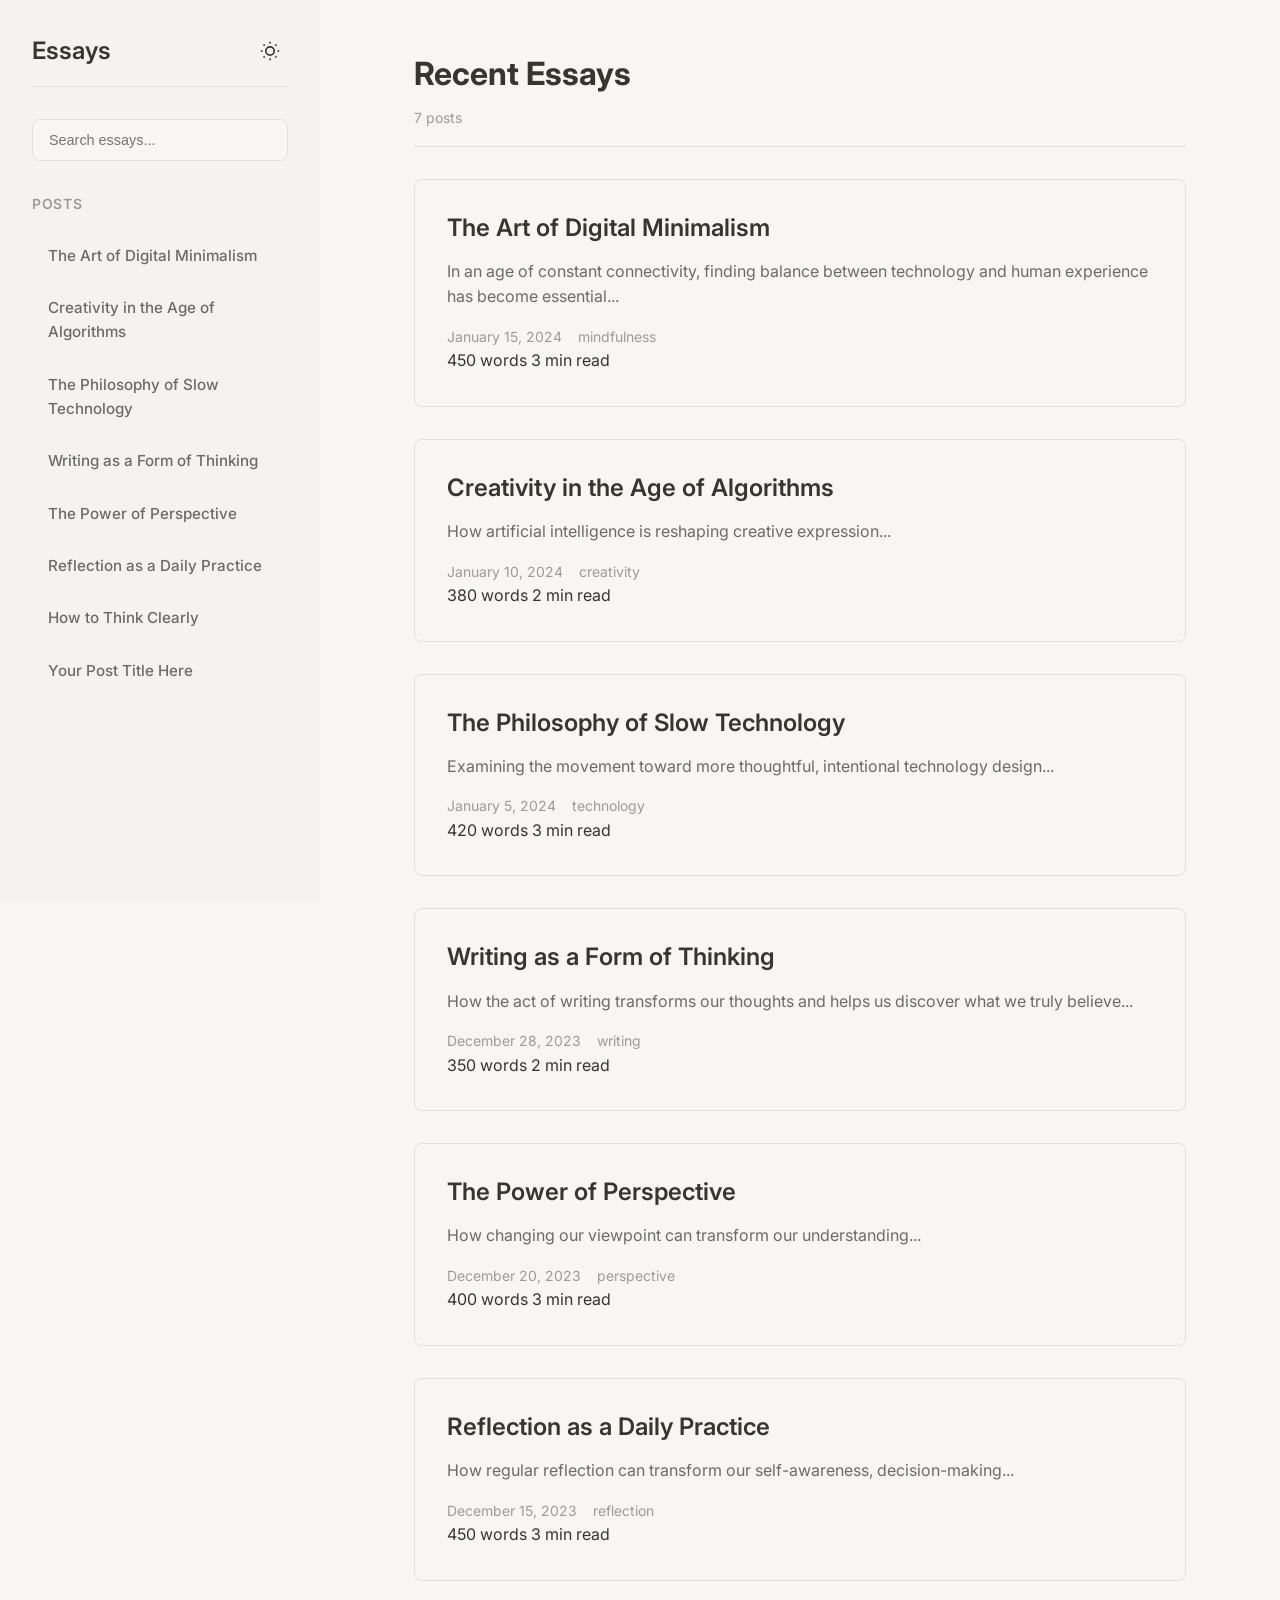
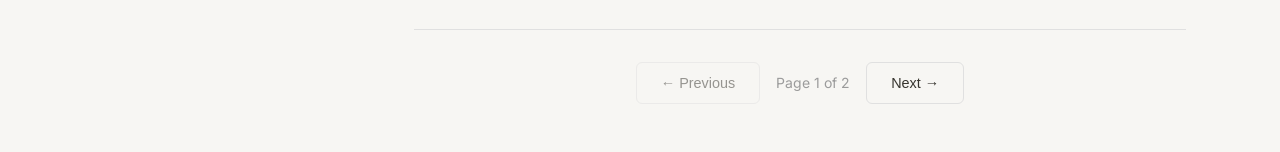
<file: index.html>
<!DOCTYPE html>
<html lang="en" data-theme="light">
<head>
    <meta charset="UTF-8">
    <meta name="viewport" content="width=device-width, initial-scale=1.0">
    <title>Minimal Blog - Essays & Thoughts</title>
    <meta name="description" content="A minimal blog for essays and contemplative writing with a clean, distraction-free design.">
    <meta name="keywords" content="essays, philosophy, writing, minimal blog, contemplation">
    <meta name="author" content="Your Name">
    <meta property="og:title" content="Minimal Blog - Essays & Thoughts">
    <meta property="og:description" content="A minimal blog for essays and contemplative writing.">
    <meta property="og:type" content="website">
    <meta property="og:url" content="https://yourdomain.com">
    <meta name="twitter:card" content="summary_large_image">
    <meta name="twitter:title" content="Minimal Blog - Essays & Thoughts">
    <meta name="twitter:description" content="A minimal blog for essays and contemplative writing.">
    <link rel="stylesheet" href="enhanced-blog.css">
    <link href="https://fonts.googleapis.com/css2?family=Inter:wght@300;400;500;600;700&display=swap" rel="stylesheet">
    <link rel="icon" type="image/x-icon" href="/favicon.ico">
</head>
<body>
    <div class="container">
        <!-- Mobile Menu Toggle -->
        <button class="mobile-menu-toggle" id="mobileMenuToggle" aria-label="Toggle mobile menu">
            <span></span>
            <span></span>
            <span></span>
        </button>

        <!-- Sidebar -->
        <aside class="sidebar" id="sidebar">
            <div class="sidebar-header">
                <h1 class="blog-title">Essays</h1>
                <button class="theme-toggle" id="themeToggle" aria-label="Toggle dark/light mode">
                    <svg class="sun-icon" width="20" height="20" viewBox="0 0 24 24" fill="none" stroke="currentColor" stroke-width="2">
                        <circle cx="12" cy="12" r="5"></circle>
                        <line x1="12" y1="1" x2="12" y2="3"></line>
                        <line x1="12" y1="21" x2="12" y2="23"></line>
                        <line x1="4.22" y1="4.22" x2="5.64" y2="5.64"></line>
                        <line x1="18.36" y1="18.36" x2="19.78" y2="19.78"></line>
                        <line x1="1" y1="12" x2="3" y2="12"></line>
                        <line x1="21" y1="12" x2="23" y2="12"></line>
                        <line x1="4.22" y1="19.78" x2="5.64" y2="18.36"></line>
                        <line x1="18.36" y1="5.64" x2="19.78" y2="4.22"></line>
                    </svg>
                    <svg class="moon-icon" width="20" height="20" viewBox="0 0 24 24" fill="none" stroke="currentColor" stroke-width="2">
                        <path d="M21 12.79A9 9 0 1 1 11.21 3 7 7 0 0 0 21 12.79z"></path>
                    </svg>
                </button>
            </div>

            <!-- Search Bar -->
            <div class="search-container">
                <input type="text" id="searchInput" class="search-input" placeholder="Search essays..." aria-label="Search essays">
                <button class="search-clear" id="searchClear" aria-label="Clear search" style="display: none;">×</button>
            </div>

            <!-- Posts Navigation -->
            <nav class="sidebar-nav">
                <h3 class="nav-title">Posts</h3>
                <ul class="nav-list" id="categoryList">
  <li><a href="#" class="nav-link" data-title="The Art of Digital Minimalism">The Art of Digital Minimalism</a></li>
  <li><a href="#" class="nav-link" data-title="Creativity in the Age of Algorithms">Creativity in the Age of Algorithms</a></li>
  <li><a href="#" class="nav-link" data-title="The Philosophy of Slow Technology">The Philosophy of Slow Technology</a></li>
  <li><a href="#" class="nav-link" data-title="Writing as a Form of Thinking">Writing as a Form of Thinking</a></li>
  <li><a href="#" class="nav-link" data-title="The Power of Perspective">The Power of Perspective</a></li>
  <li><a href="#" class="nav-link" data-title="Reflection as a Daily Practice">Reflection as a Daily Practice</a></li>
  <li><a href="#" class="nav-link" data-title="How to Think Clearly">How to Think Clearly</a></li>
  <li><a href="#" class="nav-link" data-title="Your Post Title Here">Your Post Title Here</a></li>
</ul>


            </nav>
        </aside>

        <!-- Main Content -->
        <main class="main-content">
            <!-- Posts List View -->
            <div class="posts-container" id="postsContainer">
                <div class="posts-header">
                    <h2 class="posts-title">Recent Essays</h2>
                    <div class="posts-meta">
                        <span id="postsCount">0 posts</span>
                        <span id="filterInfo"></span>
                    </div>
                </div>
                
                <div class="posts-grid" id="postsGrid">
                    <!-- Posts will be dynamically inserted here -->
                </div>

                <!-- Pagination -->
                <div class="pagination" id="pagination" style="display: none;">
                    <button class="pagination-btn" id="prevBtn" aria-label="Previous page">← Previous</button>
                    <span class="pagination-info" id="paginationInfo"></span>
                    <button class="pagination-btn" id="nextBtn" aria-label="Next page">Next →</button>
                </div>
            </div>

            <!-- Single Post View -->
            <article class="essay" id="singlePost" style="display: none;">
                <header class="essay-header">
                    <button class="back-btn" id="backBtn" aria-label="Back to posts">← Back to Posts</button>
                    <h1 class="essay-title" id="essayTitle"></h1>
                    <div class="essay-meta">
                        <span class="essay-date" id="essayDate"></span>
                        <span class="essay-category" id="essayCategory"></span>
                        <span class="essay-stats" id="essayStats"></span>
                    </div>
                </header>
                
                <div class="essay-content" id="essayContent">
                    <!-- Essay content will be dynamically inserted here -->
                </div>

    <!-- Back to Top Button -->
    <button class="back-to-top" id="backToTop" aria-label="Back to top" style="display: none;">
        ↑
    </button>

    <!-- Loading Spinner -->
    <div class="loading-spinner" id="loadingSpinner" style="display: none;">
        <div class="spinner"></div>
    </div>

    <script src="complete-working-blog.js"></script> 
    
    <!-- Service Worker Registration -->
    <script>
        if ('serviceWorker' in navigator) {
            window.addEventListener('load', () => {
                navigator.serviceWorker.register('/service-worker.js')
                    .then(registration => {
                        console.log('SW registered: ', registration);
                    })
                    .catch(registrationError => {
                        console.log('SW registration failed: ', registrationError);
                    });
            });
        }
    </script>
</body>
</html>
</file>
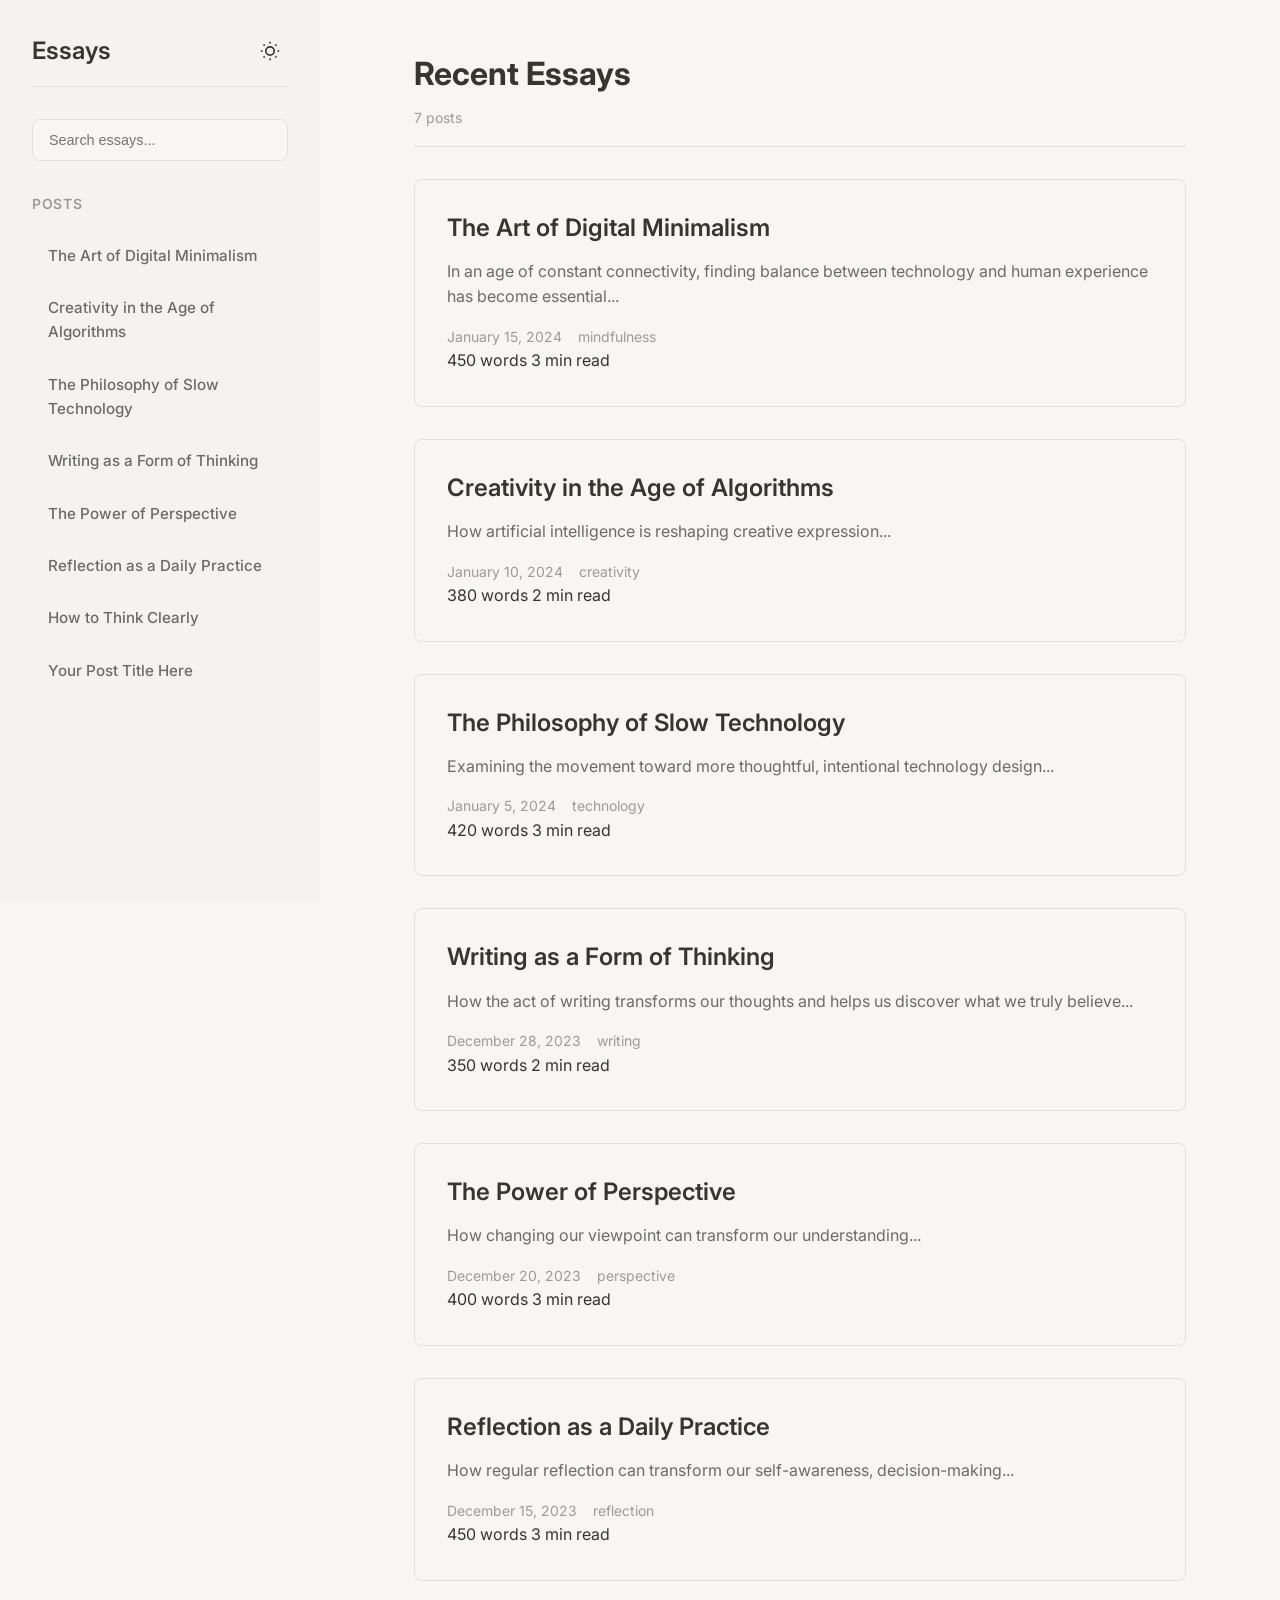
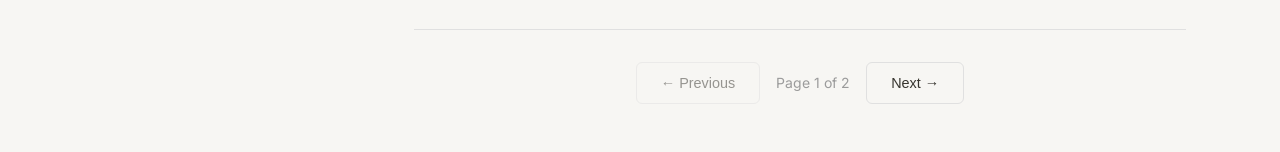
<file: enhanced-blog.html>
<!DOCTYPE html>
<html lang="en" data-theme="light">
<head>
    <meta charset="UTF-8">
    <meta name="viewport" content="width=device-width, initial-scale=1.0">
    <title>Minimal Blog - Essays & Thoughts</title>
    <meta name="description" content="A minimal blog for essays and contemplative writing with a clean, distraction-free design.">
    <meta name="keywords" content="essays, philosophy, writing, minimal blog, contemplation">
    <meta name="author" content="Your Name">
    <meta property="og:title" content="Minimal Blog - Essays & Thoughts">
    <meta property="og:description" content="A minimal blog for essays and contemplative writing.">
    <meta property="og:type" content="website">
    <meta property="og:url" content="https://yourdomain.com">
    <meta name="twitter:card" content="summary_large_image">
    <meta name="twitter:title" content="Minimal Blog - Essays & Thoughts">
    <meta name="twitter:description" content="A minimal blog for essays and contemplative writing.">
    <link rel="stylesheet" href="enhanced-blog.css">
    <link href="https://fonts.googleapis.com/css2?family=Inter:wght@300;400;500;600;700&display=swap" rel="stylesheet">
    <link rel="icon" type="image/x-icon" href="/favicon.ico">
</head>
<body>
    <div class="container">
        <!-- Mobile Menu Toggle -->
        <button class="mobile-menu-toggle" id="mobileMenuToggle" aria-label="Toggle mobile menu">
            <span></span>
            <span></span>
            <span></span>
        </button>

        <!-- Sidebar -->
        <aside class="sidebar" id="sidebar">
            <div class="sidebar-header">
                <h1 class="blog-title">Essays</h1>
                <button class="theme-toggle" id="themeToggle" aria-label="Toggle dark/light mode">
                    <svg class="sun-icon" width="20" height="20" viewBox="0 0 24 24" fill="none" stroke="currentColor" stroke-width="2">
                        <circle cx="12" cy="12" r="5"></circle>
                        <line x1="12" y1="1" x2="12" y2="3"></line>
                        <line x1="12" y1="21" x2="12" y2="23"></line>
                        <line x1="4.22" y1="4.22" x2="5.64" y2="5.64"></line>
                        <line x1="18.36" y1="18.36" x2="19.78" y2="19.78"></line>
                        <line x1="1" y1="12" x2="3" y2="12"></line>
                        <line x1="21" y1="12" x2="23" y2="12"></line>
                        <line x1="4.22" y1="19.78" x2="5.64" y2="18.36"></line>
                        <line x1="18.36" y1="5.64" x2="19.78" y2="4.22"></line>
                    </svg>
                    <svg class="moon-icon" width="20" height="20" viewBox="0 0 24 24" fill="none" stroke="currentColor" stroke-width="2">
                        <path d="M21 12.79A9 9 0 1 1 11.21 3 7 7 0 0 0 21 12.79z"></path>
                    </svg>
                </button>
            </div>

            <!-- Search Bar -->
            <div class="search-container">
                <input type="text" id="searchInput" class="search-input" placeholder="Search essays..." aria-label="Search essays">
                <button class="search-clear" id="searchClear" aria-label="Clear search" style="display: none;">×</button>
            </div>

            <!-- Posts Navigation -->
            <nav class="sidebar-nav">
                <h3 class="nav-title">Posts</h3>
                <ul class="nav-list" id="categoryList">
  <li><a href="#" class="nav-link" data-title="The Art of Digital Minimalism">The Art of Digital Minimalism</a></li>
  <li><a href="#" class="nav-link" data-title="Creativity in the Age of Algorithms">Creativity in the Age of Algorithms</a></li>
  <li><a href="#" class="nav-link" data-title="The Philosophy of Slow Technology">The Philosophy of Slow Technology</a></li>
  <li><a href="#" class="nav-link" data-title="Writing as a Form of Thinking">Writing as a Form of Thinking</a></li>
  <li><a href="#" class="nav-link" data-title="The Power of Perspective">The Power of Perspective</a></li>
  <li><a href="#" class="nav-link" data-title="Reflection as a Daily Practice">Reflection as a Daily Practice</a></li>
  <li><a href="#" class="nav-link" data-title="How to Think Clearly">How to Think Clearly</a></li>
  <li><a href="#" class="nav-link" data-title="Your Post Title Here">Your Post Title Here</a></li>
</ul>


            </nav>
        </aside>

        <!-- Main Content -->
        <main class="main-content">
            <!-- Posts List View -->
            <div class="posts-container" id="postsContainer">
                <div class="posts-header">
                    <h2 class="posts-title">Recent Essays</h2>
                    <div class="posts-meta">
                        <span id="postsCount">0 posts</span>
                        <span id="filterInfo"></span>
                    </div>
                </div>
                
                <div class="posts-grid" id="postsGrid">
                    <!-- Posts will be dynamically inserted here -->
                </div>

                <!-- Pagination -->
                <div class="pagination" id="pagination" style="display: none;">
                    <button class="pagination-btn" id="prevBtn" aria-label="Previous page">← Previous</button>
                    <span class="pagination-info" id="paginationInfo"></span>
                    <button class="pagination-btn" id="nextBtn" aria-label="Next page">Next →</button>
                </div>
            </div>

            <!-- Single Post View -->
            <article class="essay" id="singlePost" style="display: none;">
                <header class="essay-header">
                    <button class="back-btn" id="backBtn" aria-label="Back to posts">← Back to Posts</button>
                    <h1 class="essay-title" id="essayTitle"></h1>
                    <div class="essay-meta">
                        <span class="essay-date" id="essayDate"></span>
                        <span class="essay-category" id="essayCategory"></span>
                        <span class="essay-stats" id="essayStats"></span>
                    </div>
                </header>
                
                <div class="essay-content" id="essayContent">
                    <!-- Essay content will be dynamically inserted here -->
                </div>

    <!-- Back to Top Button -->
    <button class="back-to-top" id="backToTop" aria-label="Back to top" style="display: none;">
        ↑
    </button>

    <!-- Loading Spinner -->
    <div class="loading-spinner" id="loadingSpinner" style="display: none;">
        <div class="spinner"></div>
    </div>

    <script src="complete-working-blog.js"></script> 
    
    <!-- Service Worker Registration -->
    <script>
        if ('serviceWorker' in navigator) {
            window.addEventListener('load', () => {
                navigator.serviceWorker.register('/service-worker.js')
                    .then(registration => {
                        console.log('SW registered: ', registration);
                    })
                    .catch(registrationError => {
                        console.log('SW registration failed: ', registrationError);
                    });
            });
        }
    </script>
</body>
</html>
</file>
<file: enhanced-blog.css>
/* Reset and Base Styles */
* {
    margin: 0;
    padding: 0;
    box-sizing: border-box;
}

/* CSS Variables for Light Mode */
:root {
    --bg-primary: #f7f6f3;
    --bg-secondary: #f4f3ef;
    --bg-content: #f7f6f3;
    --text-primary: #37352f;
    --text-secondary: #6b6b6b;
    --text-muted: #9b9b9b;
    --border-color: #e0e0e0;
    --selection-bg: #e8e8e8;
    --accent-color: #007acc;
    --hover-bg: #f0f0f0;
    --shadow: 0 1px 3px rgba(0, 0, 0, 0.1);
    --transition: all 0.3s ease;
}

/* CSS Variables for Dark Mode */
[data-theme="dark"] {
    --bg-primary: #18191b;
    --bg-secondary: #2a2a2a;
    --bg-content: #18191b;
    --text-primary: #ffffff;
    --text-secondary: #cccccc;
    --text-muted: #999999;
    --border-color: #3a3a3a;
    --selection-bg: #3a3a3a;
    --accent-color: #4dabf7;
    --hover-bg: #2a2a2a;
    --shadow: 0 1px 3px rgba(0, 0, 0, 0.3);
}

/* Body and Container */
body {
    font-family: 'Inter', system-ui, -apple-system, BlinkMacSystemFont, sans-serif;
    background-color: var(--bg-primary);
    color: var(--text-primary);
    line-height: 1.6;
    transition: var(--transition);
    scroll-behavior: smooth;
}

.container {
    display: flex;
    min-height: 100vh;
}

/* Mobile Menu Toggle */
.mobile-menu-toggle {
    display: none;
    position: fixed;
    top: 1rem;
    left: 1rem;
    z-index: 1000;
    background: none;
    border: none;
    cursor: pointer;
    padding: 0.5rem;
    border-radius: 6px;
    background-color: var(--bg-secondary);
    color: var(--text-primary);
    transition: var(--transition);
}

.mobile-menu-toggle span {
    display: block;
    width: 20px;
    height: 2px;
    background-color: var(--text-primary);
    margin: 4px 0;
    transition: var(--transition);
}

.mobile-menu-toggle.active span:nth-child(1) {
    transform: rotate(45deg) translate(5px, 5px);
}

.mobile-menu-toggle.active span:nth-child(2) {
    opacity: 0;
}

.mobile-menu-toggle.active span:nth-child(3) {
    transform: rotate(-45deg) translate(7px, -6px);
}

/* Sidebar Styles */
.sidebar {
    width: 320px;
    background-color: var(--bg-secondary);
    padding: 2rem;
    display: flex;
    flex-direction: column;
    transition: var(--transition);
    position: sticky;
    top: 0;
    height: 100vh;
    overflow-y: auto;
    z-index: 100;
}

.sidebar-header {
    display: flex;
    justify-content: space-between;
    align-items: center;
    margin-bottom: 2rem;
    padding-bottom: 1rem;
    border-bottom: 1px solid var(--border-color);
}

.blog-title {
    font-size: 1.5rem;
    font-weight: 600;
    color: var(--text-primary);
}

/* Theme Toggle */
.theme-toggle {
    background: none;
    border: none;
    cursor: pointer;
    padding: 0.5rem;
    border-radius: 6px;
    color: var(--text-primary);
    transition: var(--transition);
    display: flex;
    align-items: center;
    justify-content: center;
}

.theme-toggle:hover {
    background-color: var(--selection-bg);
}

.theme-toggle svg {
    width: 20px;
    height: 20px;
}

.sun-icon {
    display: block;
}

.moon-icon {
    display: none;
}

[data-theme="dark"] .sun-icon {
    display: none;
}

[data-theme="dark"] .moon-icon {
    display: block;
}

/* Search Container */
.search-container {
    position: relative;
    margin-bottom: 2rem;
}

.search-input {
    width: 100%;
    padding: 0.75rem 1rem;
    border: 1px solid var(--border-color);
    border-radius: 8px;
    background-color: var(--bg-primary);
    color: var(--text-primary);
    font-size: 0.9rem;
    transition: var(--transition);
}

.search-input:focus {
    outline: none;
    border-color: var(--accent-color);
    box-shadow: 0 0 0 2px rgba(0, 122, 204, 0.1);
}

.search-clear {
    position: absolute;
    right: 0.75rem;
    top: 50%;
    transform: translateY(-50%);
    background: none;
    border: none;
    color: var(--text-muted);
    cursor: pointer;
    font-size: 1.2rem;
    padding: 0.25rem;
    border-radius: 4px;
    transition: var(--transition);
}

.search-clear:hover {
    color: var(--text-primary);
    background-color: var(--selection-bg);
}



/* Navigation */
.sidebar-nav {
    flex: 1;
}

.nav-title {
    font-size: 0.875rem;
    font-weight: 600;
    color: var(--text-muted);
    text-transform: uppercase;
    letter-spacing: 0.05em;
    margin-bottom: 1rem;
}

.nav-list {
    list-style: none;
}

.nav-list li {
    margin-bottom: 0.25rem;
}

.nav-link {
    display: block;
    padding: 0.75rem 1rem;
    color: var(--text-secondary);
    text-decoration: none;
    border-radius: 6px;
    transition: var(--transition);
    font-weight: 500;
    font-size: 0.95rem;
}

.nav-link:hover {
    background-color: var(--selection-bg);
    color: var(--text-primary);
}

.nav-link.active {
    background-color: var(--selection-bg);
    color: var(--text-primary);
    font-weight: 600;
}

/* Main Content */
.main-content {
    flex: 1;
    padding: 3rem 4rem;
    max-width: 900px;
    margin: 0 auto;
    background-color: var(--bg-content);
    min-height: 100vh;
}

/* Posts Container */
.posts-container {
    opacity: 1;
    transition: opacity 0.3s ease;
}

.posts-container.fade-out {
    opacity: 0;
}

.posts-header {
    margin-bottom: 2rem;
    padding-bottom: 1rem;
    border-bottom: 1px solid var(--border-color);
}

.posts-title {
    font-size: 2rem;
    font-weight: 700;
    color: var(--text-primary);
    margin-bottom: 0.5rem;
}

.posts-meta {
    display: flex;
    gap: 1rem;
    font-size: 0.875rem;
    color: var(--text-muted);
}

/* Posts Grid */
.posts-grid {
    display: grid;
    gap: 2rem;
    margin-bottom: 3rem;
}

.post-card {
    padding: 2rem;
    border-radius: 8px;
    background-color: var(--bg-primary);
    border: 1px solid var(--border-color);
    transition: var(--transition);
    cursor: pointer;
    text-decoration: none;
    color: inherit;
}

.post-card:hover {
    transform: translateY(-2px);
    box-shadow: var(--shadow);
}

.post-title {
    font-size: 1.5rem;
    font-weight: 600;
    color: var(--text-primary);
    margin-bottom: 1rem;
    line-height: 1.3;
}

.post-excerpt {
    color: var(--text-secondary);
    margin-bottom: 1rem;
    line-height: 1.6;
}

.post-meta {
    display: flex;
    gap: 1rem;
    font-size: 0.875rem;
    color: var(--text-muted);
    flex-wrap: wrap;
}

/* Pagination */
.pagination {
    display: flex;
    justify-content: center;
    align-items: center;
    gap: 1rem;
    margin-top: 3rem;
    padding-top: 2rem;
    border-top: 1px solid var(--border-color);
}

.pagination-btn {
    padding: 0.75rem 1.5rem;
    border: 1px solid var(--border-color);
    background-color: var(--bg-primary);
    color: var(--text-primary);
    border-radius: 6px;
    cursor: pointer;
    transition: var(--transition);
    font-size: 0.9rem;
}

.pagination-btn:hover:not(:disabled) {
    background-color: var(--selection-bg);
}

.pagination-btn:disabled {
    opacity: 0.5;
    cursor: not-allowed;
}

.pagination-info {
    font-size: 0.875rem;
    color: var(--text-muted);
}

/* Single Post View */
.essay {
    opacity: 1;
    transition: opacity 0.3s ease;
}

.essay.fade-out {
    opacity: 0;
}

.back-btn {
    background: none;
    border: none;
    color: var(--accent-color);
    cursor: pointer;
    font-size: 0.9rem;
    margin-bottom: 1rem;
    padding: 0.5rem 0;
    transition: var(--transition);
}

.back-btn:hover {
    color: var(--text-primary);
}

.essay-header {
    margin-bottom: 3rem;
}

.essay-title {
    font-size: 2.5rem;
    font-weight: 700;
    color: var(--text-primary);
    margin-bottom: 1rem;
    line-height: 1.2;
}

.essay-meta {
    display: flex;
    gap: 1rem;
    font-size: 0.875rem;
    color: var(--text-muted);
    flex-wrap: wrap;
}

.essay-date {
    padding: 0.25rem 0.75rem;
    background-color: var(--selection-bg);
    border-radius: 16px;
    font-weight: 500;
}

.essay-content {
    font-size: 1.125rem;
    line-height: 1.8;
    color: var(--text-primary);
    margin-bottom: 3rem;
}

.essay-content p {
    margin-bottom: 1.5rem;
}

.essay-content p:last-child {
    margin-bottom: 0;
}

/* Comments Section */
.comments-section {
    margin-top: 3rem;
    padding-top: 2rem;
    border-top: 1px solid var(--border-color);
}

.comments-title {
    font-size: 1.25rem;
    font-weight: 600;
    color: var(--text-primary);
    margin-bottom: 1rem;
}

.comments-container {
    min-height: 200px;
    display: flex;
    align-items: center;
    justify-content: center;
    color: var(--text-muted);
    font-style: italic;
}

/* Back to Top Button */
.back-to-top {
    position: fixed;
    bottom: 2rem;
    right: 2rem;
    width: 50px;
    height: 50px;
    border-radius: 50%;
    background-color: var(--accent-color);
    color: white;
    border: none;
    cursor: pointer;
    font-size: 1.2rem;
    box-shadow: var(--shadow);
    transition: var(--transition);
    z-index: 1000;
}

.back-to-top:hover {
    transform: translateY(-2px);
    box-shadow: 0 4px 12px rgba(0, 0, 0, 0.15);
}

/* Loading Spinner */
.loading-spinner {
    position: fixed;
    top: 0;
    left: 0;
    width: 100%;
    height: 100%;
    background-color: rgba(0, 0, 0, 0.5);
    display: flex;
    align-items: center;
    justify-content: center;
    z-index: 2000;
}

.spinner {
    width: 40px;
    height: 40px;
    border: 3px solid var(--border-color);
    border-top: 3px solid var(--accent-color);
    border-radius: 50%;
    animation: spin 1s linear infinite;
}

@keyframes spin {
    0% { transform: rotate(0deg); }
    100% { transform: rotate(360deg); }
}

/* Responsive Design */
@media (max-width: 1024px) {
    .container {
        flex-direction: column;
    }
    
    .sidebar {
        width: 100%;
        height: auto;
        position: static;
        border-bottom: 1px solid var(--border-color);
        padding: 1.5rem;
    }
    
    .mobile-menu-toggle {
        display: block;
    }
    
    .sidebar.mobile-hidden {
        display: none;
    }
    
    .main-content {
        padding: 2rem;
    }
    
    .essay-title {
        font-size: 2rem;
    }
}

@media (max-width: 768px) {
    .sidebar {
        padding: 1rem;
    }
    
    .main-content {
        padding: 1.5rem;
    }
    
    .essay-title {
        font-size: 1.75rem;
    }
    
    .essay-content {
        font-size: 1rem;
    }
    
    .posts-grid {
        grid-template-columns: 1fr;
    }
    
    .post-card {
        padding: 1.5rem;
    }
    
    .back-to-top {
        bottom: 1rem;
        right: 1rem;
        width: 45px;
        height: 45px;
        font-size: 1rem;
    }
}

@media (max-width: 480px) {
    .sidebar-header {
        flex-direction: column;
        gap: 1rem;
        align-items: flex-start;
    }
    
    .essay-meta {
        flex-direction: column;
        gap: 0.5rem;
    }
    
    .main-content {
        padding: 1rem;
    }
    
    .essay-title {
        font-size: 1.5rem;
    }
    
    .posts-title {
        font-size: 1.5rem;
    }
}

/* Smooth transitions for theme switching */
* {
    transition: background-color 0.3s ease, color 0.3s ease, border-color 0.3s ease;
}

/* Accessibility */
@media (prefers-reduced-motion: reduce) {
    * {
        animation-duration: 0.01ms !important;
        animation-iteration-count: 1 !important;
        transition-duration: 0.01ms !important;
    }
}

/* Focus styles for keyboard navigation */
button:focus,
input:focus,
a:focus {
    outline: 2px solid var(--accent-color);
    outline-offset: 2px;
}

/* Screen reader only text */
.sr-only {
    position: absolute;
    width: 1px;
    height: 1px;
    padding: 0;
    margin: -1px;
    overflow: hidden;
    clip: rect(0, 0, 0, 0);
    white-space: nowrap;
    border: 0;
}
</file>
